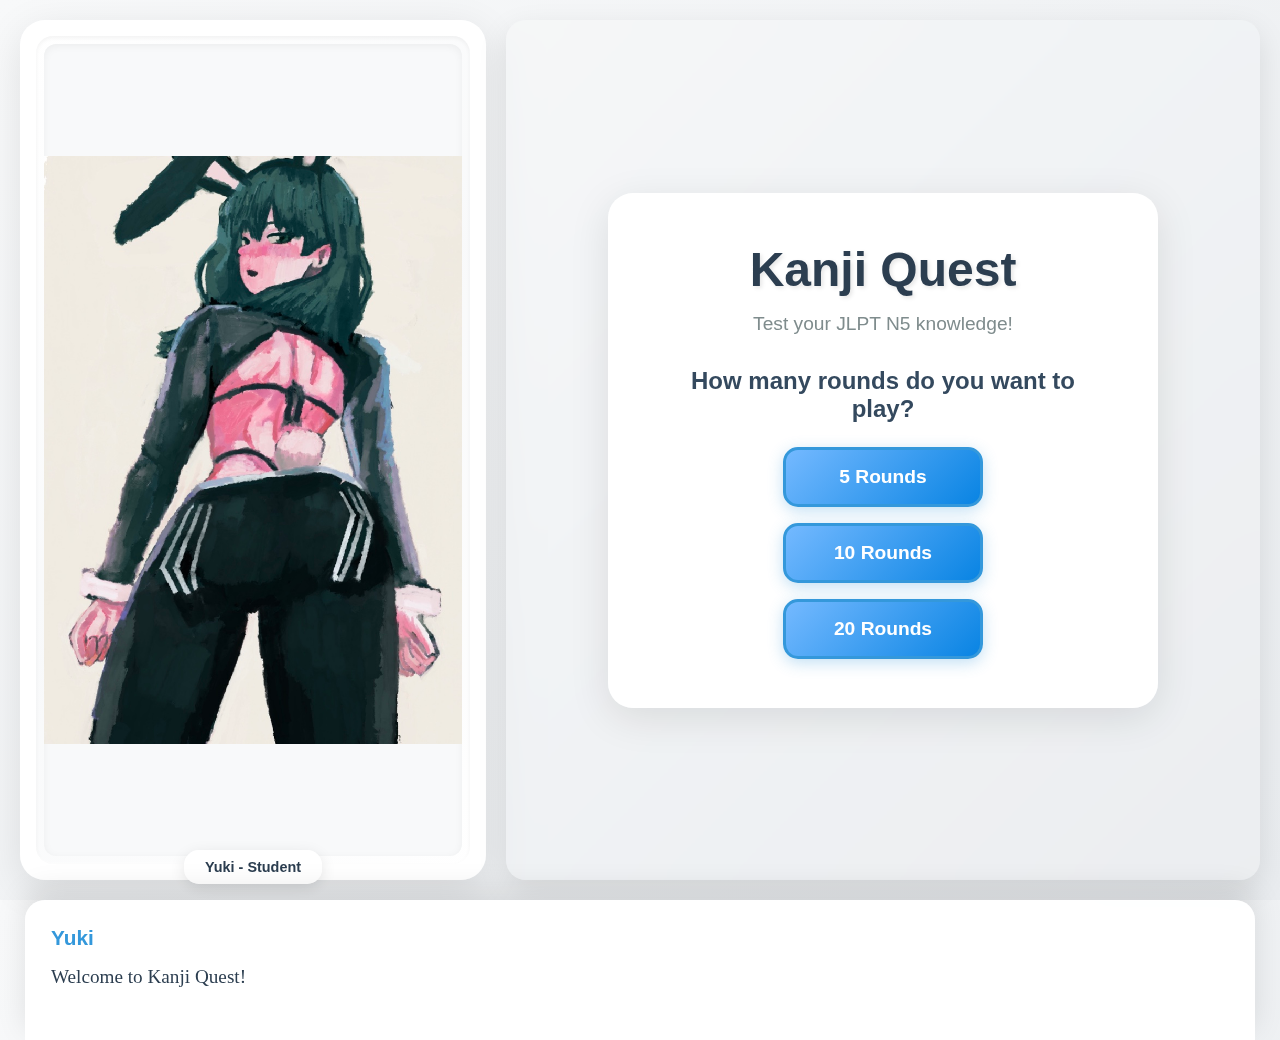
<file: index.html>
<!DOCTYPE html>
<html lang="en">
<head>
    <meta charset="UTF-8">
    <meta name="viewport" content="width=device-width, initial-scale=1.0">
    <title>Kanji Quest v1 - Complete Game</title>
    <style>
        * {
            margin: 0;
            padding: 0;
            box-sizing: border-box;
        }

        body {
            font-family: Arial, sans-serif;
            height: 100vh;
            overflow: hidden;
            background: linear-gradient(135deg, #f8f9fa 0%, #e9ecef 100%);
        }

        /* Layout principal: 40% imagem | 60% jogo */
        .main-layout {
            display: flex;
            height: 100vh;
            width: 100vw;
            gap: 20px;
            padding: 20px;
        }

        /* Container da moldura harmonizada */
        .character-frame {
            flex: 0 0 calc(40% - 30px);
            display: flex;
            flex-direction: column;
            position: relative;
        }

        /* Moldura com cores harmonizadas */
        .frame-border {
            background: rgba(255, 255, 255, 0.95);
            backdrop-filter: blur(10px);
            padding: 15px;
            border-radius: 25px;
            box-shadow: 0 10px 40px rgba(0, 0, 0, 0.1);
            border: 1px solid rgba(255, 255, 255, 0.3);
            height: 100%;
            position: relative;
        }

        /* Moldura interna */
        .frame-inner {
            background: linear-gradient(135deg, 
                rgba(255, 255, 255, 0.9) 0%, 
                rgba(248, 249, 250, 0.9) 50%, 
                rgba(255, 255, 255, 0.9) 100%);
            padding: 8px;
            border-radius: 17px;
            height: 100%;
            box-shadow: 
                inset 0 2px 4px rgba(0, 0, 0, 0.05),
                inset 0 -1px 2px rgba(255, 255, 255, 0.8);
        }

        /* Área da imagem */
        .character-display {
            background-color: #f8f9fa;
            border-radius: 12px;
            height: 100%;
            position: relative;
            overflow: hidden;
            box-shadow: inset 0 2px 8px rgba(0, 0, 0, 0.05);
        }

        /* Imagem dos personagens */
        .character-image {
            width: 100%;
            height: 100%;
            background-size: contain;
            background-position: center center;
            background-repeat: no-repeat;
            transition: background-image 0.8s ease-in-out;
            position: relative;
        }

        /* Estados com as imagens v1 */
        .character-image.state-normal {
            background-image: url('assets/images/bg-normal-v1.jpg');
        }

        .character-image.state-success {
            background-image: url('assets/images/bg-success-v1.jpg');
        }

        .character-image.state-failure {
            background-image: url('assets/images/bg-failure-v1.jpg');
        }

        /* Etiqueta da moldura */
        .frame-label {
            position: absolute;
            bottom: -5px;
            left: 50%;
            transform: translateX(-50%);
            background: rgba(255, 255, 255, 0.95);
            backdrop-filter: blur(10px);
            color: #2c3e50;
            padding: 8px 20px;
            border-radius: 15px;
            font-size: 0.9rem;
            font-weight: 600;
            box-shadow: 0 4px 15px rgba(0, 0, 0, 0.1);
            border: 1px solid rgba(255, 255, 255, 0.3);
            z-index: 10;
        }

        /* Área do jogo */
        .game-panel {
            flex: 1;
            display: flex;
            flex-direction: column;
            justify-content: center;
            align-items: center;
            padding: 2rem;
            position: relative;
            background: rgba(255, 255, 255, 0.1);
            border-radius: 20px;
            backdrop-filter: blur(10px);
            box-shadow: 0 10px 30px rgba(0, 0, 0, 0.1);
        }

        /* Kanji display */
        .kanji-display {
            font-size: 10rem;
            font-weight: 900;
            color: #2c3e50;
            margin-bottom: 2rem;
            text-shadow: 3px 3px 6px rgba(0, 0, 0, 0.15);
            text-align: center;
            transition: all 0.5s ease;
        }

        /* Tela inicial */
        .start-screen {
            background: rgba(255, 255, 255, 0.95);
            backdrop-filter: blur(10px);
            padding: 3rem;
            border-radius: 25px;
            box-shadow: 0 10px 40px rgba(0, 0, 0, 0.1);
            max-width: 550px;
            width: 100%;
            text-align: center;
            border: 1px solid rgba(255, 255, 255, 0.3);
        }

        .game-title {
            font-size: 3rem;
            color: #2c3e50;
            margin-bottom: 1rem;
            text-shadow: 2px 2px 4px rgba(0, 0, 0, 0.1);
        }

        .game-subtitle {
            font-size: 1.2rem;
            color: #7f8c8d;
            margin-bottom: 2rem;
        }

        .round-selection h2 {
            font-size: 1.5rem;
            color: #34495e;
            margin-bottom: 1.5rem;
        }

        .round-buttons {
            display: flex;
            flex-direction: column;
            gap: 1rem;
            align-items: center;
        }

        .round-select {
            padding: 1rem 2rem;
            border: 3px solid #3498db;
            background: linear-gradient(135deg, #74b9ff 0%, #0984e3 100%);
            color: white;
            border-radius: 15px;
            font-size: 1.2rem;
            font-weight: bold;
            cursor: pointer;
            transition: all 0.3s ease;
            min-width: 200px;
            box-shadow: 0 4px 15px rgba(52, 152, 219, 0.3);
        }

        .round-select:hover {
            transform: translateY(-3px);
            box-shadow: 0 6px 20px rgba(52, 152, 219, 0.4);
        }

        /* Área de pergunta */
        .question-container {
            background: rgba(255, 255, 255, 0.95);
            backdrop-filter: blur(10px);
            padding: 2.5rem;
            border-radius: 25px;
            box-shadow: 0 10px 40px rgba(0, 0, 0, 0.1);
            max-width: 550px;
            width: 100%;
            text-align: center;
            border: 1px solid rgba(255, 255, 255, 0.3);
        }

        .question-text {
            font-size: 1.6rem;
            margin-bottom: 2rem;
            color: #2c3e50;
            font-weight: 600;
        }

        .options-grid {
            display: grid;
            grid-template-columns: 1fr 1fr;
            gap: 1.2rem;
            margin-bottom: 1.5rem;
        }

        .option-button {
            padding: 1.2rem 1.5rem;
            border: 3px solid #3498db;
            background: linear-gradient(135deg, #74b9ff 0%, #0984e3 100%);
            color: white;
            border-radius: 18px;
            font-size: 1.2rem;
            font-weight: bold;
            cursor: pointer;
            transition: all 0.3s ease;
            box-shadow: 0 5px 20px rgba(52, 152, 219, 0.3);
            min-height: 60px;
            display: flex;
            align-items: center;
            justify-content: center;
        }

        .option-button:hover {
            transform: translateY(-4px);
            box-shadow: 0 8px 25px rgba(52, 152, 219, 0.4);
        }

        .option-button.correct {
            background: linear-gradient(135deg, #00b894 0%, #00cec9 100%);
            border-color: #00b894;
        }

        .option-button.wrong {
            background: linear-gradient(135deg, #e17055 0%, #e74c3c 100%);
            border-color: #e17055;
        }

        /* Score panel */
        .score-panel {
            position: absolute;
            top: 25px;
            right: 25px;
            background: rgba(255, 255, 255, 0.95);
            backdrop-filter: blur(10px);
            padding: 1.2rem;
            border-radius: 15px;
            box-shadow: 0 5px 20px rgba(0, 0, 0, 0.1);
            border: 1px solid rgba(255, 255, 255, 0.3);
            min-width: 160px;
            text-align: center;
        }

        .score-item {
            margin: 0.5rem 0;
            font-weight: 600;
            color: #2c3e50;
        }

        /* Results screen */
        .results-screen {
            background: rgba(255, 255, 255, 0.95);
            backdrop-filter: blur(10px);
            padding: 3rem;
            border-radius: 25px;
            box-shadow: 0 10px 40px rgba(0, 0, 0, 0.1);
            max-width: 600px;
            width: 100%;
            text-align: center;
            border: 1px solid rgba(255, 255, 255, 0.3);
        }

        .results-stats {
            margin: 2rem 0;
        }

        .stat {
            display: flex;
            justify-content: space-between;
            margin: 1rem 0;
            font-size: 1.1rem;
        }

        .stat-label {
            font-weight: bold;
            color: #2c3e50;
        }

        .stat-value {
            color: #27ae60;
            font-weight: bold;
        }

        .play-again-btn {
            padding: 1rem 2rem;
            border: none;
            background: linear-gradient(135deg, #27ae60 0%, #2ecc71 100%);
            color: white;
            border-radius: 10px;
            font-size: 1.1rem;
            cursor: pointer;
            transition: all 0.3s ease;
        }

        .play-again-btn:hover {
            transform: translateY(-2px);
            box-shadow: 0 4px 8px rgba(0, 0, 0, 0.2);
        }

        /* JRPG Dialogue harmonizado */
        .dialogue-overlay {
            position: absolute;
            bottom: 0;
            left: 0;
            right: 0;
            background: rgba(255, 255, 255, 0.95);
            backdrop-filter: blur(10px);
            border: 1px solid rgba(255, 255, 255, 0.3);
            border-bottom: none;
            border-radius: 20px 20px 0 0;
            margin: 0 25px;
            min-height: 140px;
            padding: 25px;
            color: #2c3e50;
            transform: translateY(100%);
            transition: transform 0.6s ease-in-out;
            box-shadow: 0 -10px 30px rgba(0, 0, 0, 0.1);
        }

        .dialogue-overlay.active {
            transform: translateY(0);
        }

        .character-name {
            font-size: 1.3rem;
            font-weight: bold;
            margin-bottom: 12px;
            color: #3498db;
        }

        .dialogue-text {
            font-size: 1.2rem;
            line-height: 1.6;
            font-family: 'Georgia', serif;
            color: #2c3e50;
        }

        /* Responsive design */
        @media (max-width: 768px) {
            .main-layout {
                flex-direction: column;
                padding: 15px;
                gap: 15px;
            }
            
            .character-frame {
                flex: 0 0 45%;
            }
            
            .frame-border {
                padding: 10px;
            }
            
            .character-image {
                background-position: center top;
            }
            
            .game-panel {
                flex: 1;
                padding: 1.5rem;
            }
            
            .kanji-display {
                font-size: 7rem;
            }
            
            .options-grid {
                grid-template-columns: 1fr;
                gap: 1rem;
            }
            
            .start-screen, .question-container, .results-screen {
                padding: 2rem;
            }
        }

        /* Animações */
        @keyframes slideInRight {
            from {
                opacity: 0;
                transform: translateX(50px);
            }
            to {
                opacity: 1;
                transform: translateX(0);
            }
        }

        @keyframes slideInLeft {
            from {
                opacity: 0;
                transform: translateX(-50px);
            }
            to {
                opacity: 1;
                transform: translateX(0);
            }
        }

        .game-panel > * {
            animation: slideInRight 0.6s ease-out;
        }

        .character-frame {
            animation: slideInLeft 0.6s ease-out;
        }
    </style>
</head>
<body>
    <div class="main-layout">
        <!-- Moldura da personagem -->
        <div class="character-frame">
            <div class="frame-border">
                <div class="frame-inner">
                    <div class="character-display">
                        <div class="character-image state-normal" id="characterImage">
                            <!-- Background image here -->
                        </div>
                    </div>
                </div>
                <div class="frame-label" id="frameLabel">Yuki - Student</div>
            </div>
        </div>
        
        <!-- Painel do jogo -->
        <div class="game-panel" id="gamePanel">
            <!-- Initial loading screen -->
            <div class="start-screen">
                <h1 class="game-title">Kanji Quest</h1>
                <p class="game-subtitle">Test your JLPT N5 knowledge!</p>
                <div class="round-selection">
                    <h2>How many rounds do you want to play?</h2>
                    <div class="round-buttons">
                        <button class="round-select" onclick="startGame(5)">5 Rounds</button>
                        <button class="round-select" onclick="startGame(10)">10 Rounds</button>
                        <button class="round-select" onclick="startGame(20)">20 Rounds</button>
                    </div>
                </div>
            </div>
        </div>
    </div>
    
    <!-- Dialogue overlay -->
    <div class="dialogue-overlay" id="dialogueBox">
        <div class="character-name" id="characterName">Yuki</div>
        <div class="dialogue-text" id="dialogueText">Welcome to Kanji Quest!</div>
    </div>

    <script>
        // Game state
        let currentRound = 0;
        let totalRounds = 0;
        let score = 0;
        let correctAnswers = 0;
        let currentKanji = null;
        let currentQuestion = null;
        let gameState = 'normal';

        // Enhanced kanji database
        const kanjiData = [
            {
                kanji: "一", meanings: ["one", "first"], kunyomi: ["ひと", "ひとつ"], onyomi: ["イチ", "イツ"]
            },
            {
                kanji: "二", meanings: ["two"], kunyomi: ["ふた", "ふたつ"], onyomi: ["ニ"]
            },
            {
                kanji: "三", meanings: ["three"], kunyomi: ["み", "みつ", "みっつ"], onyomi: ["サン"]
            },
            {
                kanji: "四", meanings: ["four"], kunyomi: ["よ", "よん", "よつ"], onyomi: ["シ"]
            },
            {
                kanji: "五", meanings: ["five"], kunyomi: ["いつ", "いつつ"], onyomi: ["ゴ"]
            },
            {
                kanji: "人", meanings: ["person", "people"], kunyomi: ["ひと"], onyomi: ["ジン", "ニン"]
            },
            {
                kanji: "日", meanings: ["day", "sun"], kunyomi: ["ひ", "か"], onyomi: ["ニチ", "ジツ"]
            },
            {
                kanji: "月", meanings: ["month", "moon"], kunyomi: ["つき"], onyomi: ["ゲツ", "ガツ"]
            },
            {
                kanji: "水", meanings: ["water"], kunyomi: ["みず"], onyomi: ["スイ"]
            },
            {
                kanji: "火", meanings: ["fire"], kunyomi: ["ひ"], onyomi: ["カ"]
            },
            {
                kanji: "木", meanings: ["tree", "wood"], kunyomi: ["き"], onyomi: ["モク", "ボク"]
            },
            {
                kanji: "金", meanings: ["gold", "money"], kunyomi: ["かね"], onyomi: ["キン"]
            },
            {
                kanji: "土", meanings: ["earth", "soil"], kunyomi: ["つち"], onyomi: ["ド", "ト"]
            },
            {
                kanji: "大", meanings: ["big", "large"], kunyomi: ["おお", "おおきい"], onyomi: ["ダイ", "タイ"]
            },
            {
                kanji: "小", meanings: ["small", "little"], kunyomi: ["ちい", "こ"], onyomi: ["ショウ"]
            },
            {
                kanji: "中", meanings: ["middle", "inside"], kunyomi: ["なか"], onyomi: ["チュウ"]
            },
            {
                kanji: "上", meanings: ["up", "above"], kunyomi: ["うえ", "あ"], onyomi: ["ジョウ"]
            },
            {
                kanji: "下", meanings: ["down", "below"], kunyomi: ["した", "しも", "お"], onyomi: ["カ", "ゲ"]
            },
            {
                kanji: "本", meanings: ["book", "origin"], kunyomi: ["もと"], onyomi: ["ホン"]
            },
            {
                kanji: "年", meanings: ["year"], kunyomi: ["とし"], onyomi: ["ネン"]
            }
        ];

        function startGame(rounds) {
            totalRounds = rounds;
            currentRound = 0;
            score = 0;
            correctAnswers = 0;
            
            // Set initial state to normal
            changeGameState('normal');
            
            showDialogue('girl', 'Do you know your kanji?', () => {
                nextRound();
            });
        }

        function nextRound() {
            currentRound++;
            
            if (currentRound > totalRounds) {
                endGame();
                return;
            }

            // Select random kanji and question type
            currentKanji = kanjiData[Math.floor(Math.random() * kanjiData.length)];
            const questionTypes = ['meaning', 'kunyomi', 'onyomi'];
            const questionType = questionTypes[Math.floor(Math.random() * questionTypes.length)];
            
            currentQuestion = generateQuestion(currentKanji, questionType);
            displayQuestion();
        }

        function generateQuestion(kanji, type) {
            let correctAnswer, questionText, distractors;
            
            if (type === 'meaning') {
                correctAnswer = kanji.meanings[0];
                questionText = 'What does this kanji mean?';
                distractors = getRandomMeanings().filter(x => x !== correctAnswer);
            } else if (type === 'kunyomi') {
                correctAnswer = kanji.kunyomi[0];
                questionText = 'What is the kunyomi reading?';
                distractors = getRandomReadings('kunyomi').filter(x => x !== correctAnswer);
            } else {
                correctAnswer = kanji.onyomi[0];
                questionText = 'What is the onyomi reading?';
                distractors = getRandomReadings('onyomi').filter(x => x !== correctAnswer);
            }
            
            const options = [correctAnswer, ...distractors.slice(0, 3)];
            options.sort(() => Math.random() - 0.5);
            
            return {
                kanji: kanji.kanji,
                questionText,
                options: options.map(opt => ({ text: opt, isCorrect: opt === correctAnswer }))
            };
        }

        function getRandomMeanings() {
            const allMeanings = kanjiData.flatMap(k => k.meanings);
            return allMeanings.sort(() => 0.5 - Math.random()).slice(0, 5);
        }

        function getRandomReadings(type) {
            const allReadings = kanjiData.flatMap(k => k[type]);
            return allReadings.sort(() => 0.5 - Math.random()).slice(0, 5);
        }

        function displayQuestion() {
            updateGameState();
            
            const gamePanel = document.getElementById('gamePanel');
            gamePanel.innerHTML = `
                <div class="score-panel">
                    <div class="score-item"><strong>Score:</strong> ${score}</div>
                    <div class="score-item"><strong>Round:</strong> ${currentRound}/${totalRounds}</div>
                    <div class="score-item"><strong>Accuracy:</strong> ${Math.round((correctAnswers/Math.max(currentRound-1,1))*100)}%</div>
                </div>
                
                <div class="kanji-display">${currentQuestion.kanji}</div>
                
                <div class="question-container">
                    <div class="question-text">${currentQuestion.questionText}</div>
                    <div class="options-grid">
                        ${currentQuestion.options.map((option, index) => `
                            <button class="option-button" onclick="selectAnswer(${index}, ${option.isCorrect})">
                                ${option.text}
                            </button>
                        `).join('')}
                    </div>
                </div>
            `;
        }

        function selectAnswer(index, isCorrect) {
            const buttons = document.querySelectorAll('.option-button');
            buttons.forEach(btn => btn.disabled = true);
            
            if (isCorrect) {
                buttons[index].classList.add('correct');
                score += 100;
                correctAnswers++;
                setTimeout(() => {
                    // Keep normal state during game
                    setTimeout(nextRound, 2000);
                }, 1000);
            } else {
                buttons[index].classList.add('wrong');
                buttons.forEach((btn, i) => {
                    if (currentQuestion.options[i].isCorrect) {
                        btn.classList.add('correct');
                    }
                });
                setTimeout(() => {
                    // Keep normal state during game
                    setTimeout(nextRound, 2000);
                }, 1000);
            }
        }

        function updateGameState() {
            // Keep normal state throughout the game
            // State will only change at the end based on final accuracy
            gameState = 'normal';
            changeGameState(gameState);
        }

        function changeGameState(newState) {
            gameState = newState;
            const image = document.getElementById('characterImage');
            const frameLabel = document.getElementById('frameLabel');
            
            image.classList.remove('state-normal', 'state-success', 'state-failure');
            image.classList.add(`state-${newState}`);
            
            switch(newState) {
                case 'success':
                    frameLabel.textContent = 'Yuki - Celebrating!';
                    break;
                case 'failure':
                    frameLabel.textContent = 'Sensei - Serious';
                    break;
                default:
                    frameLabel.textContent = 'Yuki - Student';
            }
        }

        function endGame() {
            const accuracy = (correctAnswers / totalRounds) * 100;
            
            if (accuracy > 70) {
                changeGameState('success');
                showDialogue('girl', 'やった！これが君の賞品だ！', showResults);
            } else {
                changeGameState('failure');
                showDialogue('man', '出て行け、この外人！', showResults);
            }
        }

        function showResults() {
            const accuracy = (correctAnswers / totalRounds) * 100;
            const gamePanel = document.getElementById('gamePanel');
            
            gamePanel.innerHTML = `
                <div class="results-screen">
                    <h1>Game Complete!</h1>
                    <div class="results-stats">
                        <div class="stat">
                            <span class="stat-label">Final Score:</span>
                            <span class="stat-value">${score}</span>
                        </div>
                        <div class="stat">
                            <span class="stat-label">Correct Answers:</span>
                            <span class="stat-value">${correctAnswers}/${totalRounds}</span>
                        </div>
                        <div class="stat">
                            <span class="stat-label">Accuracy:</span>
                            <span class="stat-value">${accuracy.toFixed(1)}%</span>
                        </div>
                    </div>
                    <button class="play-again-btn" onclick="location.reload()">Play Again</button>
                </div>
            `;
        }

        function showDialogue(character, text, onComplete) {
            const dialogueBox = document.getElementById('dialogueBox');
            const characterName = document.getElementById('characterName');
            const dialogueText = document.getElementById('dialogueText');
            
            characterName.textContent = character === 'girl' ? 'Yuki' : 'Sensei';
            dialogueText.textContent = text;
            
            dialogueBox.classList.add('active');
            
            setTimeout(() => {
                dialogueBox.classList.remove('active');
                if (onComplete) setTimeout(onComplete, 500);
            }, 3000);
        }

        // Initialize
        console.log('🎮 Kanji Quest v1 - Complete Game Loaded');
        console.log('🖼️ Layout: Harmonized frame + game panel');
        console.log('🎨 Images: Optimized 768x1080px portraits');
        console.log('📱 Responsive: Mobile-friendly design');
    </script>
</body>
</html>
</file>
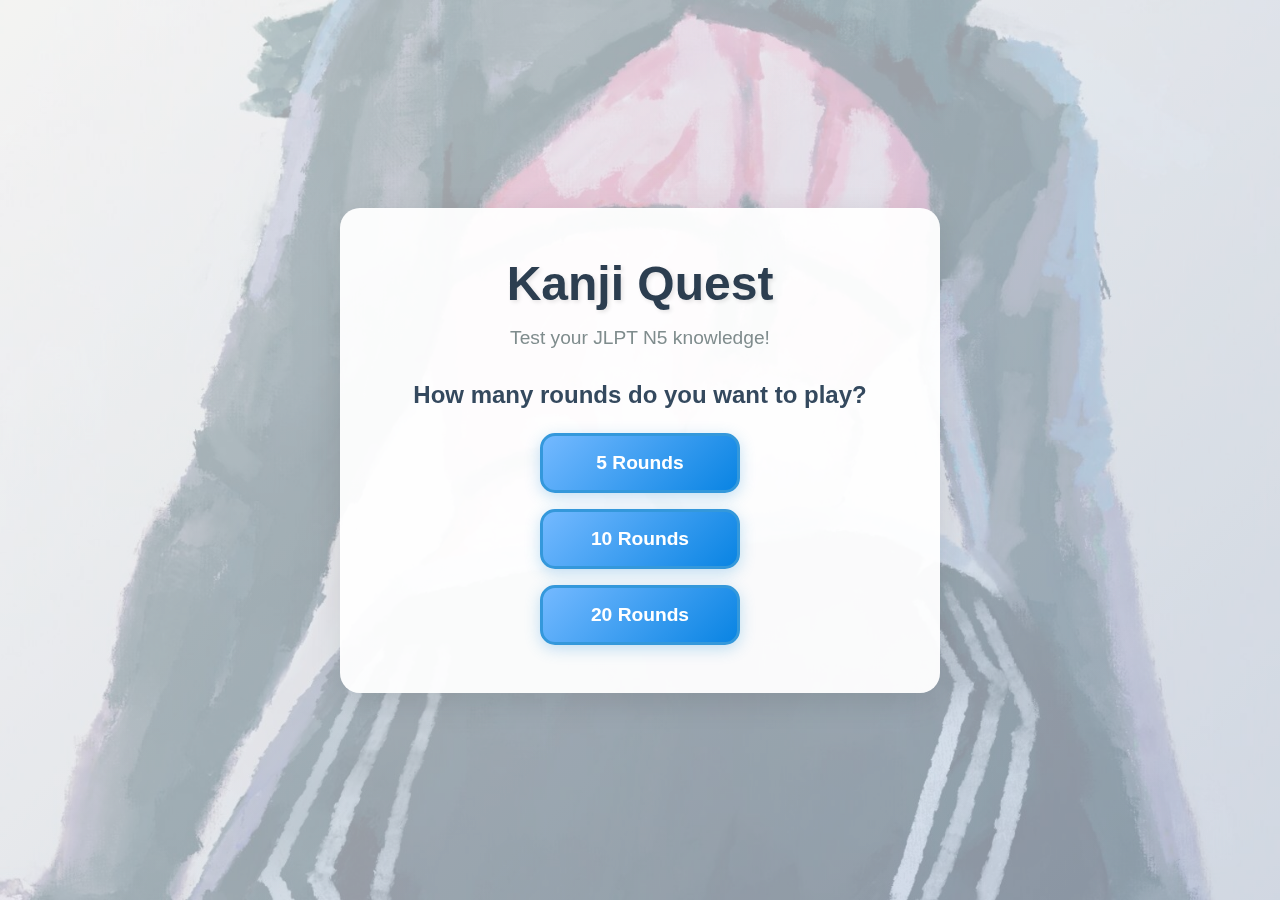
<file: index-modular.html>
<!DOCTYPE html>
<html lang="en">
<head>
    <meta charset="UTF-8">
    <meta name="viewport" content="width=device-width, initial-scale=1.0">
    <title>Kanji Quest - JLPT N5 Learning Game</title>
    
    <!-- CSS Files -->
    <link rel="stylesheet" href="css/styles.css">
    <link rel="stylesheet" href="css/jrpg-ui.css">
    <link rel="stylesheet" href="css/animations.css">
    
    <!-- Favicon -->
    <link rel="icon" type="image/x-icon" href="data:image/svg+xml,<svg xmlns=%22http://www.w3.org/2000/svg%22 viewBox=%220 0 100 100%22><text y=%22.9em%22 font-size=%2290%22>漢</text></svg>">
    
    <!-- Open Graph Meta Tags for Social Sharing -->
    <meta property="og:title" content="Kanji Quest - JLPT N5 Learning Game">
    <meta property="og:description" content="Learn JLPT N5 kanji through an interactive JRPG-style quiz game">
    <meta property="og:type" content="website">
    <meta name="description" content="Interactive HTML5 game to learn JLPT N5 kanji with JRPG-style dialogues and visual progression">
    <meta name="keywords" content="kanji, JLPT, N5, Japanese, learning, game, quiz, education">
    
    <!-- Preload critical images -->
    <link rel="preload" href="assets/images/bg-normal.jpg" as="image">
    <link rel="preload" href="assets/images/bg-success.jpg" as="image">
    <link rel="preload" href="assets/images/bg-failure.jpg" as="image">
</head>
<body class="state-normal">
    <!-- Main Game Container -->
    <div class="game-container">
        <!-- Loading Screen (Initial) -->
        <div class="loading-screen fade-in">
            <div class="loading-spinner"></div>
            <div class="loading-text">Loading Kanji Quest...</div>
        </div>
    </div>
    
    <!-- Dialogue Container (Dynamic) -->
    <!-- This will be populated by the dialogue system -->
    
    <!-- Audio Elements (for future sound effects) -->
    <audio id="click-sound" preload="auto">
        <!-- <source src="assets/audio/click.mp3" type="audio/mpeg"> -->
    </audio>
    <audio id="correct-sound" preload="auto">
        <!-- <source src="assets/audio/correct.mp3" type="audio/mpeg"> -->
    </audio>
    <audio id="wrong-sound" preload="auto">
        <!-- <source src="assets/audio/wrong.mp3" type="audio/mpeg"> -->
    </audio>
    
    <!-- JavaScript Files -->
    <script src="js/kanji-database.js"></script>
    <script src="js/quiz-engine.js"></script>
    <script src="js/dialogue-system.js"></script>
    <script src="js/state-manager.js"></script>
    <script src="js/ui-controller.js"></script>
    <script src="js/game.js"></script>
    
    <!-- Initialize Game -->
    <script>
        // Initialize State Manager first
        StateManager.init();
        
        // Game initialization happens in game.js DOMContentLoaded event
        console.log('Kanji Quest starting...');
        
        // Service Worker for PWA (future enhancement)
        if ('serviceWorker' in navigator) {
            window.addEventListener('load', () => {
                // navigator.serviceWorker.register('/sw.js')
                //     .then(registration => console.log('SW registered'))
                //     .catch(error => console.log('SW registration failed'));
            });
        }
        
        // Performance monitoring
        window.addEventListener('load', () => {
            const loadTime = performance.now();
            console.log(`Page loaded in ${loadTime.toFixed(2)}ms`);
        });
        
        // Error handling
        window.addEventListener('error', (e) => {
            console.error('Game error:', e.error);
            // Could send error reports to analytics in production
        });
        
        // Prevent context menu on long press (mobile)
        document.addEventListener('contextmenu', (e) => {
            e.preventDefault();
        });
        
        // Prevent zoom on double tap (mobile)
        let lastTouchEnd = 0;
        document.addEventListener('touchend', (e) => {
            const now = (new Date()).getTime();
            if (now - lastTouchEnd <= 300) {
                e.preventDefault();
            }
            lastTouchEnd = now;
        }, false);
    </script>
    
    <!-- Analytics placeholder -->
    <!-- Google Analytics or other analytics code would go here -->
    
    <!-- Schema.org structured data for SEO -->
    <script type="application/ld+json">
    {
        "@context": "https://schema.org",
        "@type": "VideoGame",
        "name": "Kanji Quest",
        "description": "Interactive JLPT N5 kanji learning game with JRPG-style interface",
        "genre": "Educational Game",
        "gamePlatform": "Web Browser",
        "operatingSystem": "Any",
        "applicationCategory": "GameApplication",
        "offers": {
            "@type": "Offer",
            "price": "0",
            "priceCurrency": "USD"
        }
    }
    </script>
</body>
</html>
</file>
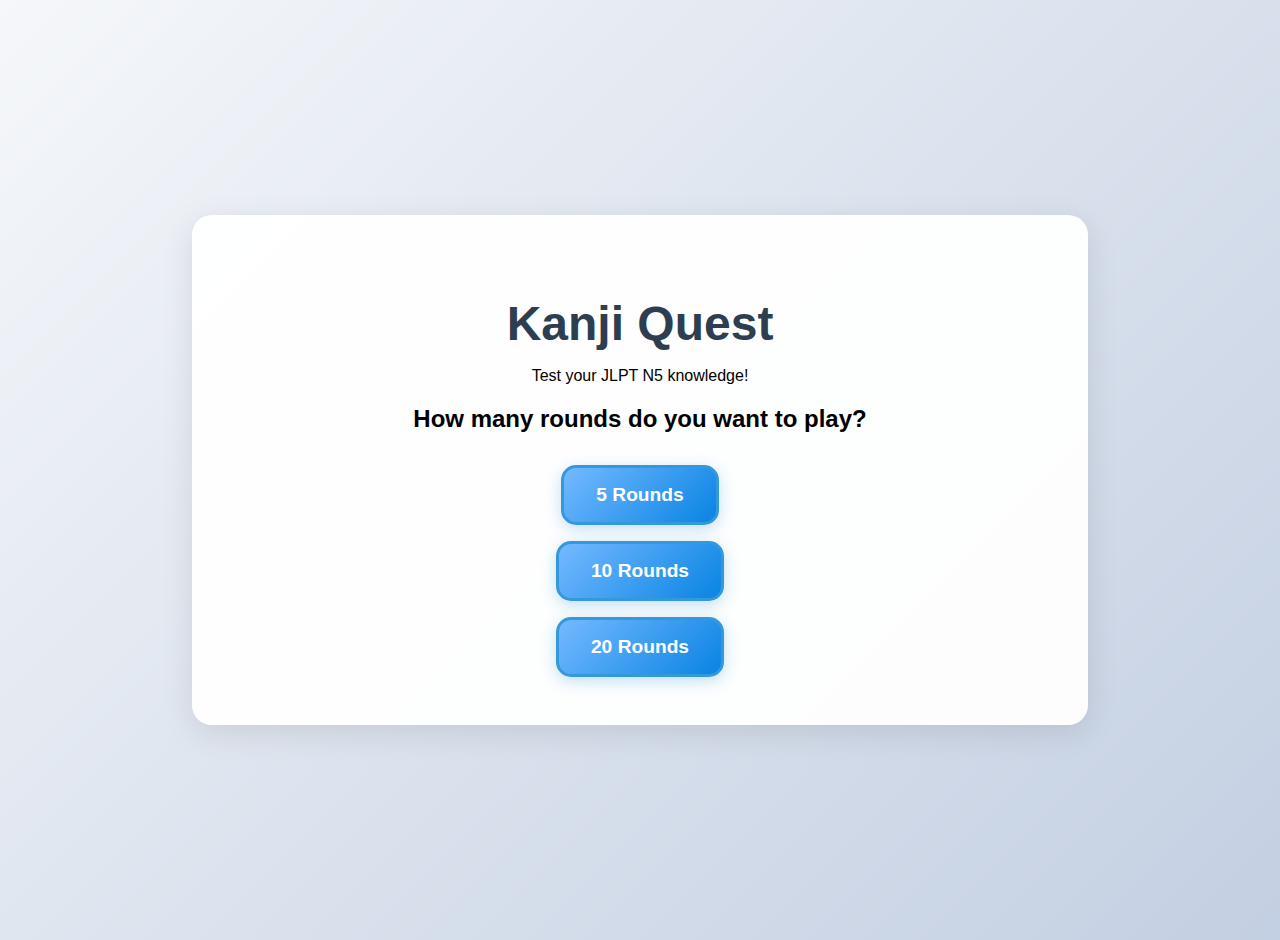
<file: index-v0.html>
<!DOCTYPE html>
<html lang="en">
<head>
    <meta charset="UTF-8">
    <meta name="viewport" content="width=device-width, initial-scale=1.0">
    <title>Kanji Quest - Working Version</title>
    <style>
        body {
            font-family: Arial, sans-serif;
            margin: 0;
            padding: 20px;
            background: linear-gradient(135deg, #f5f7fa 0%, #c3cfe2 100%);
            min-height: 100vh;
            display: flex;
            align-items: center;
            justify-content: center;
        }
        
        .game-container {
            text-align: center;
            background: rgba(255, 255, 255, 0.95);
            padding: 3rem;
            border-radius: 20px;
            box-shadow: 0 8px 32px rgba(0, 0, 0, 0.1);
            max-width: 800px;
            width: 100%;
        }
        
        .game-title {
            font-size: 3rem;
            color: #2c3e50;
            margin-bottom: 1rem;
        }
        
        .kanji-display {
            font-size: 8rem;
            font-weight: bold;
            color: #2c3e50;
            margin: 2rem 0;
            text-shadow: 2px 2px 4px rgba(0, 0, 0, 0.1);
        }
        
        .question-text {
            font-size: 1.5rem;
            margin-bottom: 2rem;
            color: #2c3e50;
        }
        
        .options-grid {
            display: grid;
            grid-template-columns: 1fr 1fr;
            gap: 1rem;
            margin-bottom: 2rem;
        }
        
        .option-button, .round-select, .next-btn {
            padding: 1rem 2rem;
            border: 3px solid #3498db;
            background: linear-gradient(135deg, #74b9ff 0%, #0984e3 100%);
            color: white;
            border-radius: 15px;
            font-size: 1.2rem;
            font-weight: bold;
            cursor: pointer;
            transition: all 0.3s ease;
            box-shadow: 0 4px 15px rgba(52, 152, 219, 0.3);
        }
        
        .option-button:hover, .round-select:hover, .next-btn:hover {
            transform: translateY(-3px);
            box-shadow: 0 6px 20px rgba(52, 152, 219, 0.4);
        }
        
        .correct {
            background: linear-gradient(135deg, #27ae60 0%, #2ecc71 100%) !important;
            border-color: #27ae60 !important;
        }
        
        .wrong {
            background: linear-gradient(135deg, #e74c3c 0%, #c0392b 100%) !important;
            border-color: #e74c3c !important;
        }
        
        .score-panel {
            position: fixed;
            top: 20px;
            right: 20px;
            background: rgba(255, 255, 255, 0.9);
            padding: 1rem;
            border-radius: 10px;
            box-shadow: 0 2px 4px rgba(0, 0, 0, 0.1);
        }
        
        .round-buttons {
            display: flex;
            flex-direction: column;
            gap: 1rem;
            align-items: center;
            margin-top: 2rem;
        }
        
        @media (max-width: 768px) {
            .options-grid {
                grid-template-columns: 1fr;
            }
            .kanji-display {
                font-size: 6rem;
            }
        }
    </style>
</head>
<body>
    <div class="game-container" id="gameContainer">
        <h1 class="game-title">Kanji Quest</h1>
        <p>Test your JLPT N5 knowledge!</p>
        <h2>How many rounds do you want to play?</h2>
        <div class="round-buttons">
            <button class="round-select" onclick="startGame(5)">5 Rounds</button>
            <button class="round-select" onclick="startGame(10)">10 Rounds</button>
            <button class="round-select" onclick="startGame(20)">20 Rounds</button>
        </div>
    </div>

    <script>
        // Simple kanji database
        const kanjiData = [
            {
                kanji: "一",
                meanings: ["one", "first"],
                kunyomi: ["ひと", "ひとつ"],
                onyomi: ["イチ", "イツ"]
            },
            {
                kanji: "人",
                meanings: ["person", "people"],
                kunyomi: ["ひと"],
                onyomi: ["ジン", "ニン"]
            },
            {
                kanji: "日",
                meanings: ["day", "sun"],
                kunyomi: ["ひ", "か"],
                onyomi: ["ニチ", "ジツ"]
            },
            {
                kanji: "水",
                meanings: ["water"],
                kunyomi: ["みず"],
                onyomi: ["スイ"]
            },
            {
                kanji: "大",
                meanings: ["big", "large"],
                kunyomi: ["おお", "おおきい"],
                onyomi: ["ダイ", "タイ"]
            },
            {
                kanji: "小",
                meanings: ["small", "little"],
                kunyomi: ["ちい", "こ"],
                onyomi: ["ショウ"]
            },
            {
                kanji: "中",
                meanings: ["middle", "inside"],
                kunyomi: ["なか"],
                onyomi: ["チュウ"]
            },
            {
                kanji: "本",
                meanings: ["book", "origin"],
                kunyomi: ["もと"],
                onyomi: ["ホン"]
            }
        ];
        
        let currentRound = 0;
        let totalRounds = 0;
        let score = 0;
        let currentKanji = null;
        let currentQuestion = null;
        
        function startGame(rounds) {
            console.log('Starting game with', rounds, 'rounds');
            totalRounds = rounds;
            currentRound = 0;
            score = 0;
            showDialogue('Do you know your kanji?', nextRound);
        }
        
        function showDialogue(text, callback) {
            const container = document.getElementById('gameContainer');
            container.innerHTML = `
                <div style="text-align: center; padding: 3rem;">
                    <div style="background: #2c3e50; color: white; padding: 2rem; border-radius: 15px; margin-bottom: 2rem;">
                        <div style="font-size: 1.2rem; margin-bottom: 1rem;">Yuki:</div>
                        <div style="font-size: 1.5rem;">${text}</div>
                    </div>
                    <button class="next-btn" onclick="continueGame()">Continue</button>
                </div>
            `;
            window.currentCallback = callback;
        }
        
        function continueGame() {
            if (window.currentCallback) {
                window.currentCallback();
            }
        }
        
        function nextRound() {
            currentRound++;
            
            if (currentRound > totalRounds) {
                endGame();
                return;
            }
            
            // Select random kanji and question type
            currentKanji = kanjiData[Math.floor(Math.random() * kanjiData.length)];
            const questionTypes = ['meaning', 'kunyomi', 'onyomi'];
            const questionType = questionTypes[Math.floor(Math.random() * questionTypes.length)];
            
            currentQuestion = generateQuestion(currentKanji, questionType);
            displayQuestion();
        }
        
        function generateQuestion(kanji, type) {
            let correctAnswer, questionText, distractors;
            
            if (type === 'meaning') {
                correctAnswer = kanji.meanings[0];
                questionText = 'What does this kanji mean?';
                distractors = ['tree', 'fire', 'mountain'].filter(x => x !== correctAnswer);
            } else if (type === 'kunyomi') {
                correctAnswer = kanji.kunyomi[0];
                questionText = 'What is the kunyomi reading?';
                distractors = ['たか', 'やま', 'した'].filter(x => x !== correctAnswer);
            } else {
                correctAnswer = kanji.onyomi[0];
                questionText = 'What is the onyomi reading?';
                distractors = ['コウ', 'セン', 'トウ'].filter(x => x !== correctAnswer);
            }
            
            // Create 4 options
            const options = [correctAnswer, ...distractors.slice(0, 3)];
            options.sort(() => Math.random() - 0.5);
            
            return {
                kanji: kanji.kanji,
                questionText,
                options: options.map(opt => ({ text: opt, isCorrect: opt === correctAnswer }))
            };
        }
        
        function displayQuestion() {
            const container = document.getElementById('gameContainer');
            container.innerHTML = `
                <div class="score-panel">
                    <div>Score: ${score}</div>
                    <div>Round: ${currentRound}/${totalRounds}</div>
                </div>
                
                <div class="kanji-display">${currentQuestion.kanji}</div>
                <div class="question-text">${currentQuestion.questionText}</div>
                
                <div class="options-grid">
                    ${currentQuestion.options.map((option, index) => `
                        <button class="option-button" onclick="selectAnswer(${index}, '${option.text}', ${option.isCorrect})">
                            ${option.text}
                        </button>
                    `).join('')}
                </div>
            `;
        }
        
        function selectAnswer(index, text, isCorrect) {
            const buttons = document.querySelectorAll('.option-button');
            buttons.forEach(btn => btn.disabled = true);
            
            if (isCorrect) {
                buttons[index].classList.add('correct');
                score += 100;
                setTimeout(() => {
                    alert('Correct! +100 points');
                    nextRound();
                }, 1000);
            } else {
                buttons[index].classList.add('wrong');
                // Highlight correct answer
                buttons.forEach((btn, i) => {
                    if (currentQuestion.options[i].isCorrect) {
                        btn.classList.add('correct');
                    }
                });
                setTimeout(() => {
                    alert('Wrong! The correct answer was highlighted.');
                    nextRound();
                }, 2000);
            }
        }
        
        function endGame() {
            const accuracy = (score / (totalRounds * 100)) * 100;
            const container = document.getElementById('gameContainer');
            
            let message, bgClass;
            if (accuracy >= 70) {
                message = 'やった！これが君の賞品だ！';
                bgClass = 'success';
            } else if (accuracy < 40) {
                message = '出て行け、この外人！';
                bgClass = 'failure';
            } else {
                message = 'Good effort! Keep practicing!';
                bgClass = 'normal';
            }
            
            container.innerHTML = `
                <h1>Game Complete!</h1>
                <div style="background: #2c3e50; color: white; padding: 2rem; border-radius: 15px; margin: 2rem 0;">
                    <div style="font-size: 1.2rem; margin-bottom: 1rem;">
                        ${accuracy >= 70 ? 'Yuki' : accuracy < 40 ? 'Sensei' : 'Yuki'}:
                    </div>
                    <div style="font-size: 1.5rem;">${message}</div>
                </div>
                <div style="margin: 2rem 0;">
                    <div><strong>Final Score:</strong> ${score}</div>
                    <div><strong>Accuracy:</strong> ${accuracy.toFixed(1)}%</div>
                </div>
                <button class="next-btn" onclick="location.reload()">Play Again</button>
            `;
        }
        
        console.log('Working version loaded successfully');
    </script>
</body>
</html>
</file>
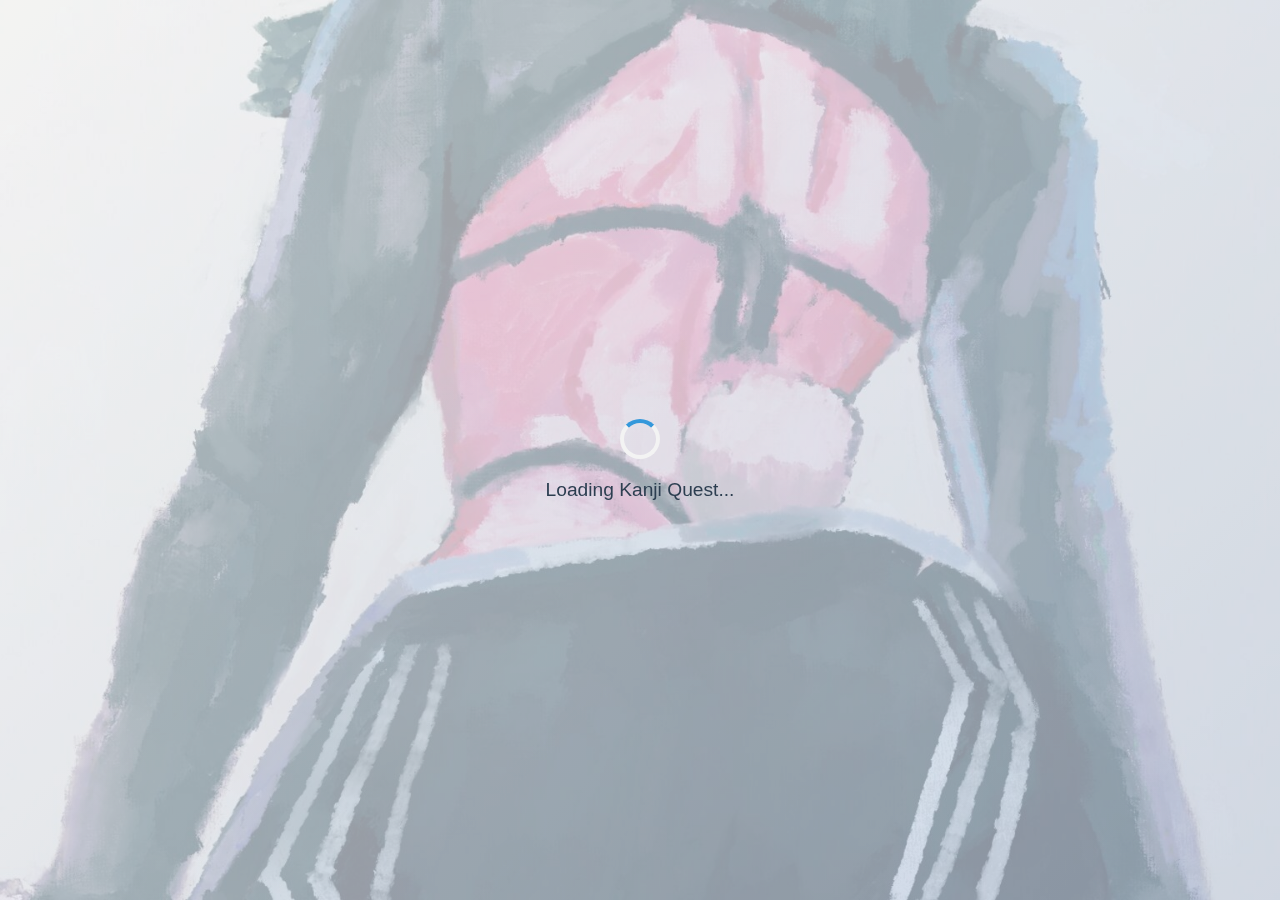
<file: test.html>
<!DOCTYPE html>
<html lang="en">
<head>
    <meta charset="UTF-8">
    <meta name="viewport" content="width=device-width, initial-scale=1.0">
    <title>Kanji Quest - Test</title>
    <link rel="stylesheet" href="css/styles.css">
    <link rel="stylesheet" href="css/jrpg-ui.css">
    <link rel="stylesheet" href="css/animations.css">
</head>
<body class="state-normal">
    <div class="game-container">
        <div class="loading-screen fade-in">
            <div class="loading-spinner"></div>
            <div class="loading-text">Loading Kanji Quest...</div>
        </div>
    </div>
    
    <script>
        // Simple test to check if everything loads
        console.log('Test page loaded');
        
        // Test button functionality
        function testStartScreen() {
            const container = document.querySelector('.game-container');
            container.innerHTML = `
                <div class="start-screen fade-in">
                    <h1 class="game-title">Kanji Quest</h1>
                    <p class="game-subtitle">Test your JLPT N5 knowledge!</p>
                    <div class="round-selection">
                        <h2>How many rounds do you want to play?</h2>
                        <div class="round-buttons">
                            <button class="round-select" data-rounds="5" onclick="testClick(5)">5 Rounds</button>
                            <button class="round-select" data-rounds="10" onclick="testClick(10)">10 Rounds</button>
                            <button class="round-select" data-rounds="20" onclick="testClick(20)">20 Rounds</button>
                        </div>
                    </div>
                </div>
            `;
        }
        
        function testClick(rounds) {
            alert('Button clicked! Rounds: ' + rounds);
            console.log('Button works! Selected rounds:', rounds);
        }
        
        // Load test screen after 1 second
        setTimeout(testStartScreen, 1000);
    </script>
</body>
</html>
</file>
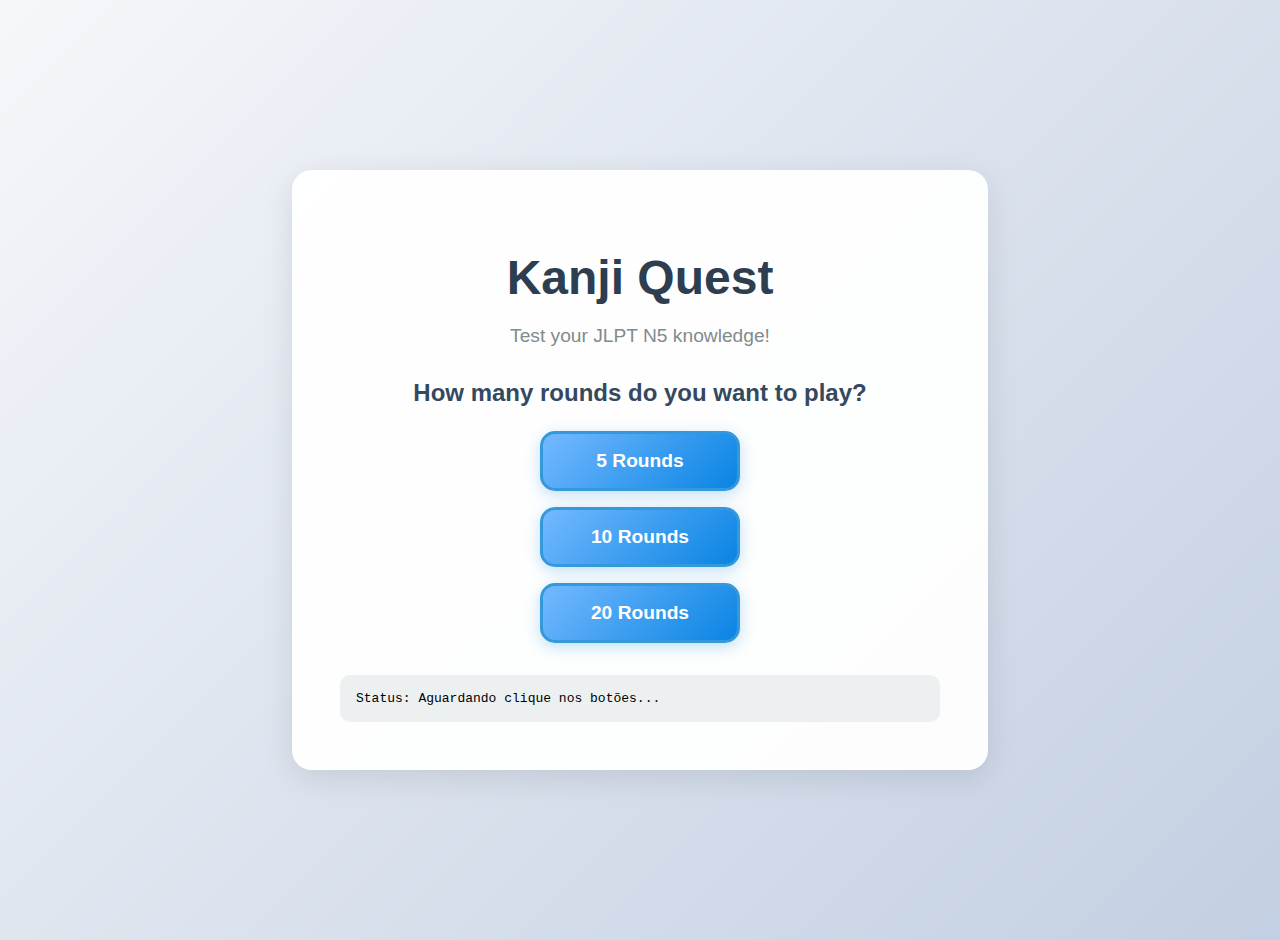
<file: examples/simple.html>
<!DOCTYPE html>
<html lang="en">
<head>
    <meta charset="UTF-8">
    <meta name="viewport" content="width=device-width, initial-scale=1.0">
    <title>Kanji Quest - Simple Test</title>
    <style>
        body {
            font-family: Arial, sans-serif;
            margin: 0;
            padding: 20px;
            background: linear-gradient(135deg, #f5f7fa 0%, #c3cfe2 100%);
            min-height: 100vh;
            display: flex;
            align-items: center;
            justify-content: center;
        }
        
        .start-screen {
            text-align: center;
            background: rgba(255, 255, 255, 0.95);
            padding: 3rem;
            border-radius: 20px;
            box-shadow: 0 8px 32px rgba(0, 0, 0, 0.1);
            max-width: 600px;
            width: 100%;
        }
        
        .game-title {
            font-size: 3rem;
            color: #2c3e50;
            margin-bottom: 1rem;
        }
        
        .game-subtitle {
            font-size: 1.2rem;
            color: #7f8c8d;
            margin-bottom: 2rem;
        }
        
        .round-selection h2 {
            font-size: 1.5rem;
            color: #34495e;
            margin-bottom: 1.5rem;
        }
        
        .round-buttons {
            display: flex;
            flex-direction: column;
            gap: 1rem;
            align-items: center;
        }
        
        .round-select {
            padding: 1rem 2rem;
            border: 3px solid #3498db;
            background: linear-gradient(135deg, #74b9ff 0%, #0984e3 100%);
            color: white;
            border-radius: 15px;
            font-size: 1.2rem;
            font-weight: bold;
            cursor: pointer;
            transition: all 0.3s ease;
            min-width: 200px;
            box-shadow: 0 4px 15px rgba(52, 152, 219, 0.3);
        }
        
        .round-select:hover {
            transform: translateY(-3px);
            box-shadow: 0 6px 20px rgba(52, 152, 219, 0.4);
            background: linear-gradient(135deg, #0984e3 0%, #74b9ff 100%);
        }
        
        .round-select:active {
            transform: translateY(-1px);
        }
        
        #status {
            margin-top: 2rem;
            padding: 1rem;
            background: #ecf0f1;
            border-radius: 10px;
            font-family: monospace;
            text-align: left;
        }
    </style>
</head>
<body>
    <div class="start-screen">
        <h1 class="game-title">Kanji Quest</h1>
        <p class="game-subtitle">Test your JLPT N5 knowledge!</p>
        <div class="round-selection">
            <h2>How many rounds do you want to play?</h2>
            <div class="round-buttons">
                <button class="round-select" onclick="testButton(5)">5 Rounds</button>
                <button class="round-select" onclick="testButton(10)">10 Rounds</button>
                <button class="round-select" onclick="testButton(20)">20 Rounds</button>
            </div>
        </div>
        <div id="status">
            Status: Aguardando clique nos botões...
        </div>
    </div>

    <script>
        function testButton(rounds) {
            const status = document.getElementById('status');
            status.innerHTML = `
                ✅ BOTÃO FUNCIONOU!<br>
                Rounds selecionados: ${rounds}<br>
                Timestamp: ${new Date().toLocaleTimeString()}<br>
                <br>
                Agora vamos testar o jogo completo...
            `;
            
            console.log('Botão funcionou! Rounds:', rounds);
            
            // Simular início do jogo
            setTimeout(() => {
                status.innerHTML += '<br>🎮 Iniciando jogo completo...';
                setTimeout(() => {
                    window.location.href = 'debug.html';
                }, 1000);
            }, 2000);
        }
        
        console.log('Página simples carregada - testando botões');
    </script>
</body>
</html>
</file>
<file: css/styles.css>
/* Main Styles for Kanji Quest */

* {
    margin: 0;
    padding: 0;
    box-sizing: border-box;
}

body {
    font-family: 'Arial', sans-serif;
    min-height: 100vh;
    transition: background-image 0.5s ease-in-out;
    position: relative;
}

/* Background overlay system */
body::before {
    content: '';
    position: fixed;
    top: 0;
    left: 0;
    width: 100%;
    height: 100%;
    background-size: cover;
    background-position: center;
    background-repeat: no-repeat;
    opacity: 0.3;
    z-index: -1;
    transition: background-image 0.5s ease-in-out;
}

/* Game States */
.state-normal::before {
    background-image: url('../assets/images/bg-normal.jpg');
}

.state-success::before {
    background-image: url('../assets/images/bg-success.jpg');
}

.state-failure::before {
    background-image: url('../assets/images/bg-failure.jpg');
}

/* Gradient overlay */
body {
    background: linear-gradient(135deg, #f5f7fa 0%, #c3cfe2 100%);
}

/* Main container */
.game-container {
    min-height: 100vh;
    display: flex;
    flex-direction: column;
    justify-content: center;
    align-items: center;
    padding: 20px;
}

/* Kanji display */
.kanji-display {
    font-size: 8rem;
    font-weight: bold;
    color: #2c3e50;
    text-shadow: 2px 2px 4px rgba(255, 255, 255, 0.8);
    margin-bottom: 2rem;
}

/* Question panel */
.question-panel {
    background: rgba(255, 255, 255, 0.9);
    padding: 2rem;
    border-radius: 15px;
    box-shadow: 0 4px 6px rgba(0, 0, 0, 0.1);
    max-width: 600px;
    width: 100%;
    text-align: center;
    margin-bottom: 2rem;
}

.question-text {
    font-size: 1.5rem;
    margin-bottom: 1.5rem;
    color: #2c3e50;
}

/* Multiple choice options */
.options-grid {
    display: grid;
    grid-template-columns: 1fr 1fr;
    gap: 1rem;
    margin-bottom: 1rem;
}

.option-button {
    padding: 1rem;
    border: 2px solid #3498db;
    background: linear-gradient(135deg, #74b9ff 0%, #0984e3 100%);
    color: white;
    border-radius: 10px;
    font-size: 1.1rem;
    cursor: pointer;
    transition: all 0.3s ease;
}

.option-button:hover {
    transform: translateY(-2px);
    box-shadow: 0 4px 8px rgba(0, 0, 0, 0.2);
}

.option-button:active {
    transform: translateY(0);
}

/* Score panel */
.score-panel {
    position: fixed;
    top: 20px;
    right: 20px;
    background: rgba(255, 255, 255, 0.9);
    padding: 1rem;
    border-radius: 10px;
    box-shadow: 0 2px 4px rgba(0, 0, 0, 0.1);
}

/* Start screen styles */
.start-screen {
    text-align: center;
    background: rgba(255, 255, 255, 0.95);
    padding: 3rem;
    border-radius: 20px;
    box-shadow: 0 8px 32px rgba(0, 0, 0, 0.1);
    max-width: 600px;
    width: 100%;
}

.game-title {
    font-size: 3rem;
    color: #2c3e50;
    margin-bottom: 1rem;
    text-shadow: 2px 2px 4px rgba(0, 0, 0, 0.1);
}

.game-subtitle {
    font-size: 1.2rem;
    color: #7f8c8d;
    margin-bottom: 2rem;
}

.round-selection h2 {
    font-size: 1.5rem;
    color: #34495e;
    margin-bottom: 1.5rem;
}

.round-buttons {
    display: flex;
    flex-direction: column;
    gap: 1rem;
    align-items: center;
}

.round-select {
    padding: 1rem 2rem;
    border: 3px solid #3498db;
    background: linear-gradient(135deg, #74b9ff 0%, #0984e3 100%);
    color: white;
    border-radius: 15px;
    font-size: 1.2rem;
    font-weight: bold;
    cursor: pointer;
    transition: all 0.3s ease;
    min-width: 200px;
    box-shadow: 0 4px 15px rgba(52, 152, 219, 0.3);
}

.round-select:hover {
    transform: translateY(-3px);
    box-shadow: 0 6px 20px rgba(52, 152, 219, 0.4);
    background: linear-gradient(135deg, #0984e3 0%, #74b9ff 100%);
}

.round-select:active {
    transform: translateY(-1px);
}

/* Loading screen */
.loading-screen {
    text-align: center;
    color: #2c3e50;
}

.loading-text {
    margin-top: 1rem;
    font-size: 1.2rem;
}

/* Results screen */
.results-screen {
    text-align: center;
    background: rgba(255, 255, 255, 0.95);
    padding: 3rem;
    border-radius: 20px;
    box-shadow: 0 8px 32px rgba(0, 0, 0, 0.1);
    max-width: 600px;
    width: 100%;
}

.results-stats {
    margin: 2rem 0;
}

.stat {
    display: flex;
    justify-content: space-between;
    margin: 1rem 0;
    font-size: 1.1rem;
}

.stat-label {
    font-weight: bold;
    color: #2c3e50;
}

.stat-value {
    color: #27ae60;
    font-weight: bold;
}

.play-again-btn {
    padding: 1rem 2rem;
    border: none;
    background: linear-gradient(135deg, #27ae60 0%, #2ecc71 100%);
    color: white;
    border-radius: 10px;
    font-size: 1.1rem;
    cursor: pointer;
    transition: all 0.3s ease;
}

.play-again-btn:hover {
    transform: translateY(-2px);
    box-shadow: 0 4px 8px rgba(0, 0, 0, 0.2);
}

/* Responsive design */
@media (max-width: 768px) {
    .kanji-display {
        font-size: 6rem;
    }
    
    .options-grid {
        grid-template-columns: 1fr;
    }
    
    .question-panel {
        padding: 1rem;
    }
    
    .start-screen {
        padding: 2rem;
        margin: 1rem;
    }
    
    .game-title {
        font-size: 2.5rem;
    }
    
    .round-buttons {
        width: 100%;
    }
    
    .round-select {
        min-width: auto;
        width: 100%;
    }
}
</file>
<file: css/jrpg-ui.css>
/* JRPG-style Dialogue System */

.dialogue-container {
    position: fixed;
    bottom: 0;
    left: 0;
    right: 0;
    z-index: 1000;
    transform: translateY(100%);
    transition: transform 0.5s ease-in-out;
}

.dialogue-container.active {
    transform: translateY(0);
}

.dialogue-box {
    background: linear-gradient(135deg, #2c3e50 0%, #34495e 100%);
    border: 4px solid #ecf0f1;
    border-bottom: none;
    border-radius: 15px 15px 0 0;
    margin: 0 20px;
    min-height: 150px;
    position: relative;
    box-shadow: 0 -4px 20px rgba(0, 0, 0, 0.3);
}

.dialogue-content {
    padding: 20px 30px;
    display: flex;
    align-items: flex-start;
    gap: 20px;
}

.character-portrait {
    width: 80px;
    height: 80px;
    border-radius: 50%;
    border: 3px solid #ecf0f1;
    background: #95a5a6;
    flex-shrink: 0;
    display: flex;
    align-items: center;
    justify-content: center;
    font-size: 2rem;
}

.character-portrait.girl {
    background: linear-gradient(135deg, #fd79a8 0%, #e84393 100%);
}

.character-portrait.man {
    background: linear-gradient(135deg, #636e72 0%, #2d3436 100%);
}

.dialogue-text-area {
    flex: 1;
    color: #ecf0f1;
}

.character-name {
    font-size: 1.2rem;
    font-weight: bold;
    margin-bottom: 10px;
    color: #f39c12;
    text-shadow: 1px 1px 2px rgba(0, 0, 0, 0.5);
}

.dialogue-text {
    font-size: 1.1rem;
    line-height: 1.5;
    font-family: 'Courier New', monospace;
    text-shadow: 1px 1px 2px rgba(0, 0, 0, 0.5);
}

.continue-indicator {
    position: absolute;
    bottom: 15px;
    right: 25px;
    color: #f39c12;
    font-size: 1.5rem;
    animation: blink 1s infinite;
}

@keyframes blink {
    0%, 50% { opacity: 1; }
    51%, 100% { opacity: 0; }
}

/* Typewriter effect */
.typewriter {
    overflow: hidden;
    border-right: 2px solid #f39c12;
    white-space: nowrap;
    animation: typing 2s steps(40, end), blink-caret 0.75s step-end infinite;
}

@keyframes typing {
    from { width: 0; }
    to { width: 100%; }
}

@keyframes blink-caret {
    from, to { border-color: transparent; }
    50% { border-color: #f39c12; }
}

/* Mobile responsiveness */
@media (max-width: 768px) {
    .dialogue-box {
        margin: 0 10px;
        min-height: 120px;
    }
    
    .dialogue-content {
        padding: 15px 20px;
        gap: 15px;
    }
    
    .character-portrait {
        width: 60px;
        height: 60px;
        font-size: 1.5rem;
    }
    
    .dialogue-text {
        font-size: 1rem;
    }
    
    .character-name {
        font-size: 1rem;
    }
}
</file>
<file: css/animations.css>
/* Animations and Transitions for Kanji Quest */

/* Fade in animation */
@keyframes fadeIn {
    from { opacity: 0; }
    to { opacity: 1; }
}

/* Slide in from bottom */
@keyframes slideInFromBottom {
    from {
        opacity: 0;
        transform: translateY(50px);
    }
    to {
        opacity: 1;
        transform: translateY(0);
    }
}

/* Slide in from top */
@keyframes slideInFromTop {
    from {
        opacity: 0;
        transform: translateY(-50px);
    }
    to {
        opacity: 1;
        transform: translateY(0);
    }
}

/* Scale in animation */
@keyframes scaleIn {
    from {
        opacity: 0;
        transform: scale(0.8);
    }
    to {
        opacity: 1;
        transform: scale(1);
    }
}

/* Pulse animation for correct answers */
@keyframes pulse {
    0% { transform: scale(1); }
    50% { transform: scale(1.05); }
    100% { transform: scale(1); }
}

/* Shake animation for wrong answers */
@keyframes shake {
    0%, 100% { transform: translateX(0); }
    25% { transform: translateX(-5px); }
    75% { transform: translateX(5px); }
}

/* Background transition */
.background-transition {
    transition: background-image 1s ease-in-out;
}

/* Animation classes */
.fade-in {
    animation: fadeIn 0.5s ease-in-out;
}

.slide-in-bottom {
    animation: slideInFromBottom 0.5s ease-out;
}

.slide-in-top {
    animation: slideInFromTop 0.5s ease-out;
}

.scale-in {
    animation: scaleIn 0.3s ease-out;
}

.pulse-correct {
    animation: pulse 0.6s ease-in-out;
}

.shake-wrong {
    animation: shake 0.5s ease-in-out;
}

/* Button press animation */
.button-press {
    transform: scale(0.95);
    transition: transform 0.1s ease-in-out;
}

/* Kanji reveal animation */
.kanji-reveal {
    animation: scaleIn 0.8s ease-out;
}

/* Score update animation */
.score-update {
    animation: pulse 0.4s ease-in-out;
    color: #27ae60;
}

/* Progress bar animation */
@keyframes progressFill {
    from { width: 0%; }
    to { width: var(--progress-width); }
}

.progress-animate {
    animation: progressFill 1s ease-out;
}

/* Floating text animation for points */
@keyframes floatUp {
    from {
        opacity: 1;
        transform: translateY(0);
    }
    to {
        opacity: 0;
        transform: translateY(-50px);
    }
}

.floating-points {
    animation: floatUp 1.5s ease-out forwards;
    position: absolute;
    font-weight: bold;
    font-size: 1.2rem;
    color: #27ae60;
    pointer-events: none;
}

/* Loading spinner */
@keyframes spin {
    0% { transform: rotate(0deg); }
    100% { transform: rotate(360deg); }
}

.loading-spinner {
    border: 4px solid #f3f3f3;
    border-top: 4px solid #3498db;
    border-radius: 50%;
    width: 40px;
    height: 40px;
    animation: spin 1s linear infinite;
    margin: 20px auto;
}
</file>
